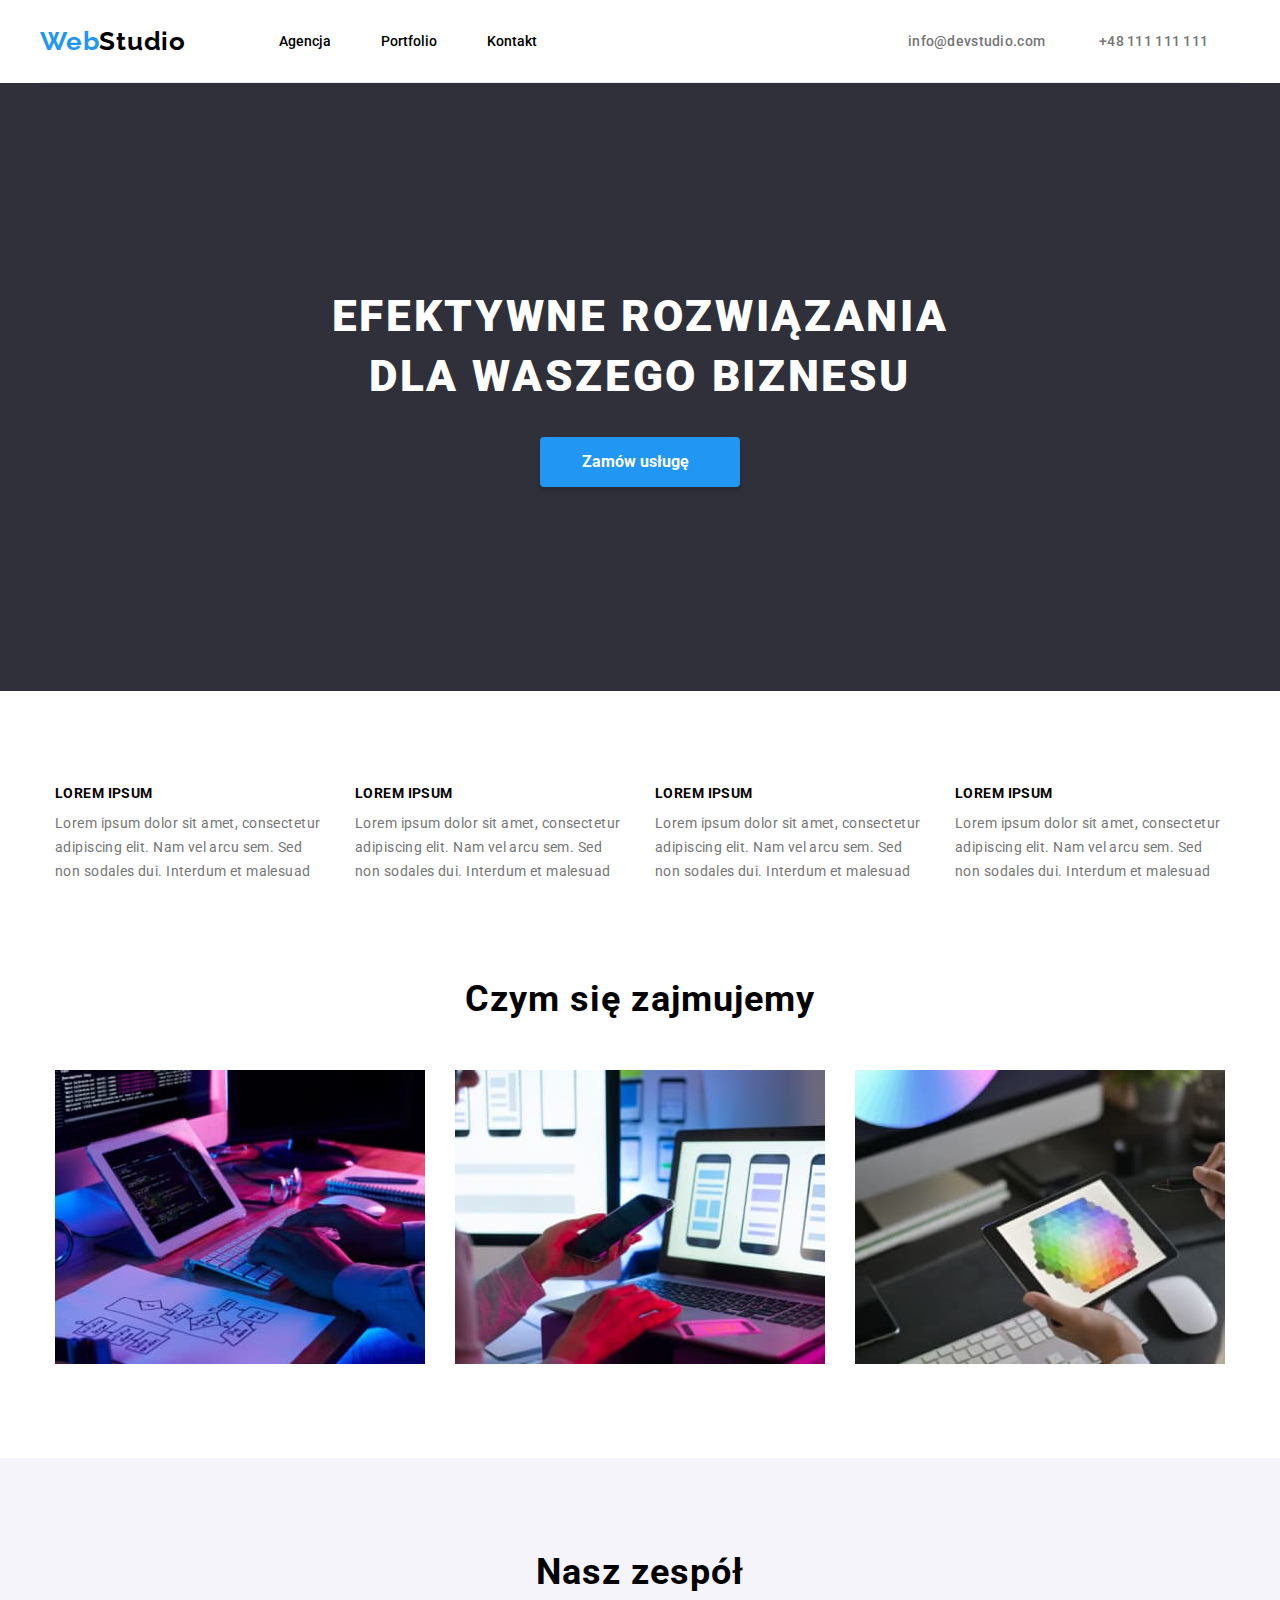
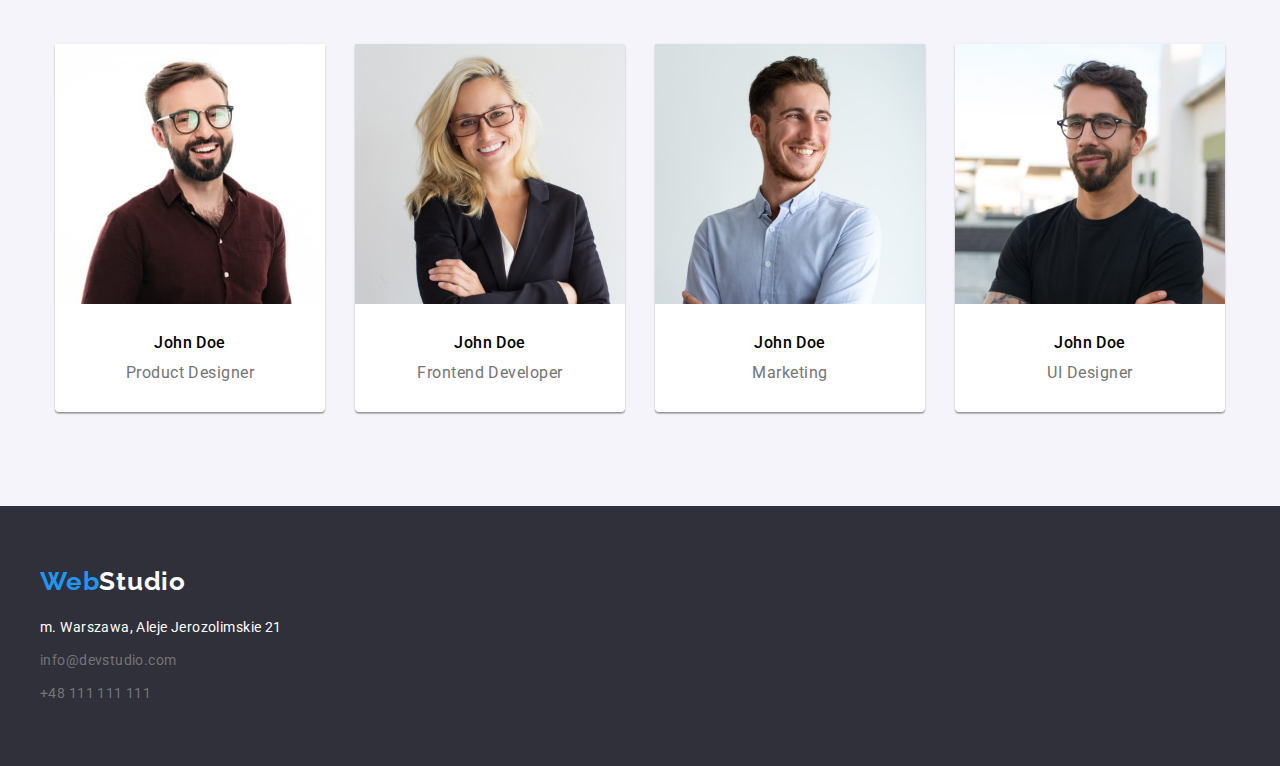
<file: index.html>
<!DOCTYPE html>
<html lang="pl">
  <head>
    <link
      rel="stylesheet"
      href="https://cdnjs.cloudflare.com/ajax/libs/modern-normalize/1.0.0/modern-normalize.min.css"
    />
    <link rel="stylesheet" type="text/css" href="css/styles.css" />
    <link rel="preconnect" href="https://fonts.googleapis.com" />
    <link rel="preconnect" href="https://fonts.gstatic.com" crossorigin />
    <link
      href="https://fonts.googleapis.com/css2?family=Raleway:wght@700&family=Roboto:wght@400;500;700;900&display=swap"
      rel="stylesheet"
    />
    <meta charset="UTF-8" />
    <meta http-equiv="X-UA-Compatible" content="IE=edge" />
    <meta name="viewport" content="width=device-width, initial-scale=1.0" />
    <title>Studio</title>
  </head>

  <body>
    <!--Header-->
    <header id="header" class="logo">
      <div class="container container-top">
        <a class="link-logo" href="#"><span class="logo-header-begin">Web</span>Studio</a>
        <nav class="nav-list">
          <ul>
            <li><a class="link" href="#header">Agencja</a></li>
            <li><a class="link" href="portfolio.html">Portfolio</a></li>
            <li><a class="link" href="#footer">Kontakt</a></li>
          </ul>
        </nav>
        <ul class="header-contact">
          <li><a class="link-start" href="mailto:info@devstudio.com">info@devstudio.com</a></li>
          <li><a class="link-start" href="tel:+48-111-111-111">+48 111 111 111</a></li>
        </ul>
      </div>
    </header>

    <main id="main">
      <!--Hero-->
      <section class="section solutions-bg">
        <div class="solutions container">
          <h1>EFEKTYWNE ROZWIĄZANIA <span style="display: block">DLA WASZEGO BIZNESU</span></h1>
          <button type="button">Zamów usługę</button>
        </div>
      </section>
      <!--Lorem-->
      <section class="section">
      <div class="container container-lorem">
        <ul class="lorem-showcase">
          <li class="lorem-box">
            <h3 class="lorem">LOREM IPSUM</h3>
            <p class="paragraph">
              Lorem ipsum dolor sit amet, consectetur adipiscing elit. Nam vel arcu sem. Sed non
              sodales dui. Interdum et malesuad
            </p>
          </li>
          <li class="lorem-box">
            <h3 class="lorem">LOREM IPSUM</h3>
            <p class="paragraph">
              Lorem ipsum dolor sit amet, consectetur adipiscing elit. Nam vel arcu sem. Sed non
              sodales dui. Interdum et malesuad
            </p>
          </li>
          <li class="lorem-box">
            <h3 class="lorem">LOREM IPSUM</h3>
            <p class="paragraph">
              Lorem ipsum dolor sit amet, consectetur adipiscing elit. Nam vel arcu sem. Sed non
              sodales dui. Interdum et malesuad
            </p>
          </li>
          <li class="lorem-box">
            <h3 class="lorem">LOREM IPSUM</h3>
            <p class="paragraph">
              Lorem ipsum dolor sit amet, consectetur adipiscing elit. Nam vel arcu sem. Sed non
              sodales dui. Interdum et malesuad
            </p>
          </li>
        </ul>
      </div>
</section>
      <!--Oferta-->
      <section class="section section-what">
        <h2 class="offer-main">Czym się zajmujemy</h2>
        <div class="container container-offer">
          <ul class="offer-list">
            <li>
              <img
                src="images/work/work1.jpg"
                alt="Programista piszący kod"
                width="370"
                height="294"
              />
            </li>
            <li>
              <img
                src="images/work/work2.jpg"
                alt="Programista używający telefonu i laptopa"
                width="370"
                height="294"
              />
            </li>
            <li>
              <img
                src="images/work/work3.jpg"
                alt="Developer pracujący na tablecie z paletą kolorów"
                width="370"
                height="294"
              />
            </li>
          </ul>
        </div>
      </section>

      <!--Zespół-->
      <section class="section team">
        <div class="container container-team">
          <h2 class="header-2">Nasz zespół</h2>
          <ul class="people">
            <li class="box">
              <figure>
                <img src="images/team/team1.jpg" alt="Product designer" width="270" height="260" />
                <figcaption class="team-description">
                  <h3>John Doe</h3>
                  <p>Product Designer</p>
                </figcaption>
              </figure>
            </li>
            <li class="box">
              <figure>
                <img
                  src="images/team/team2.jpg"
                  alt="Frontend Developer"
                  width="270"
                  height="260"
                />
                <figcaption class="team-description">
                  <h3>John Doe</h3>
                  <p>Frontend Developer</p>
                </figcaption>
              </figure>
            </li>
            <li class="box">
              <figure>
                <img
                  src="images/team/team3.jpg"
                  alt="Osoba odpowiedzialna za marketing"
                  width="270"
                  height="260"
                />
                <figcaption class="team-description">
                  <h3>John Doe</h3>
                  <p>Marketing</p>
                </figcaption>
              </figure>
            </li>
            <li class="box">
              <figure>
                <img src="images/team/team4.jpg" alt="UI Designer" width="270" height="260" />
                <figcaption class="team-description">
                  <h3>John Doe</h3>
                  <p>UI Designer</p>
                </figcaption>
              </figure>
            </li>
          </ul>
        </div>
      </section>
    </main>

    <!--Footer-->
    <footer id="footer" class="contact">
      <div class="container container-footer">
        <a class="link" href="#">Web<span>Studio</span></a>
        <address>
          <ul>
            <li>m. Warszawa, Aleje Jerozolimskie 21</li>
            <li>
              <a class="link-footer" href="mailto:info@devstudio.com">info@devstudio.com</a>
            </li>
            <li><a class="link-footer" href="tel:+48-111-111-111">+48 111 111 111</a></li>
          </ul>
        </address>
      </div>
    </footer>
  </body>
</html>
</file>
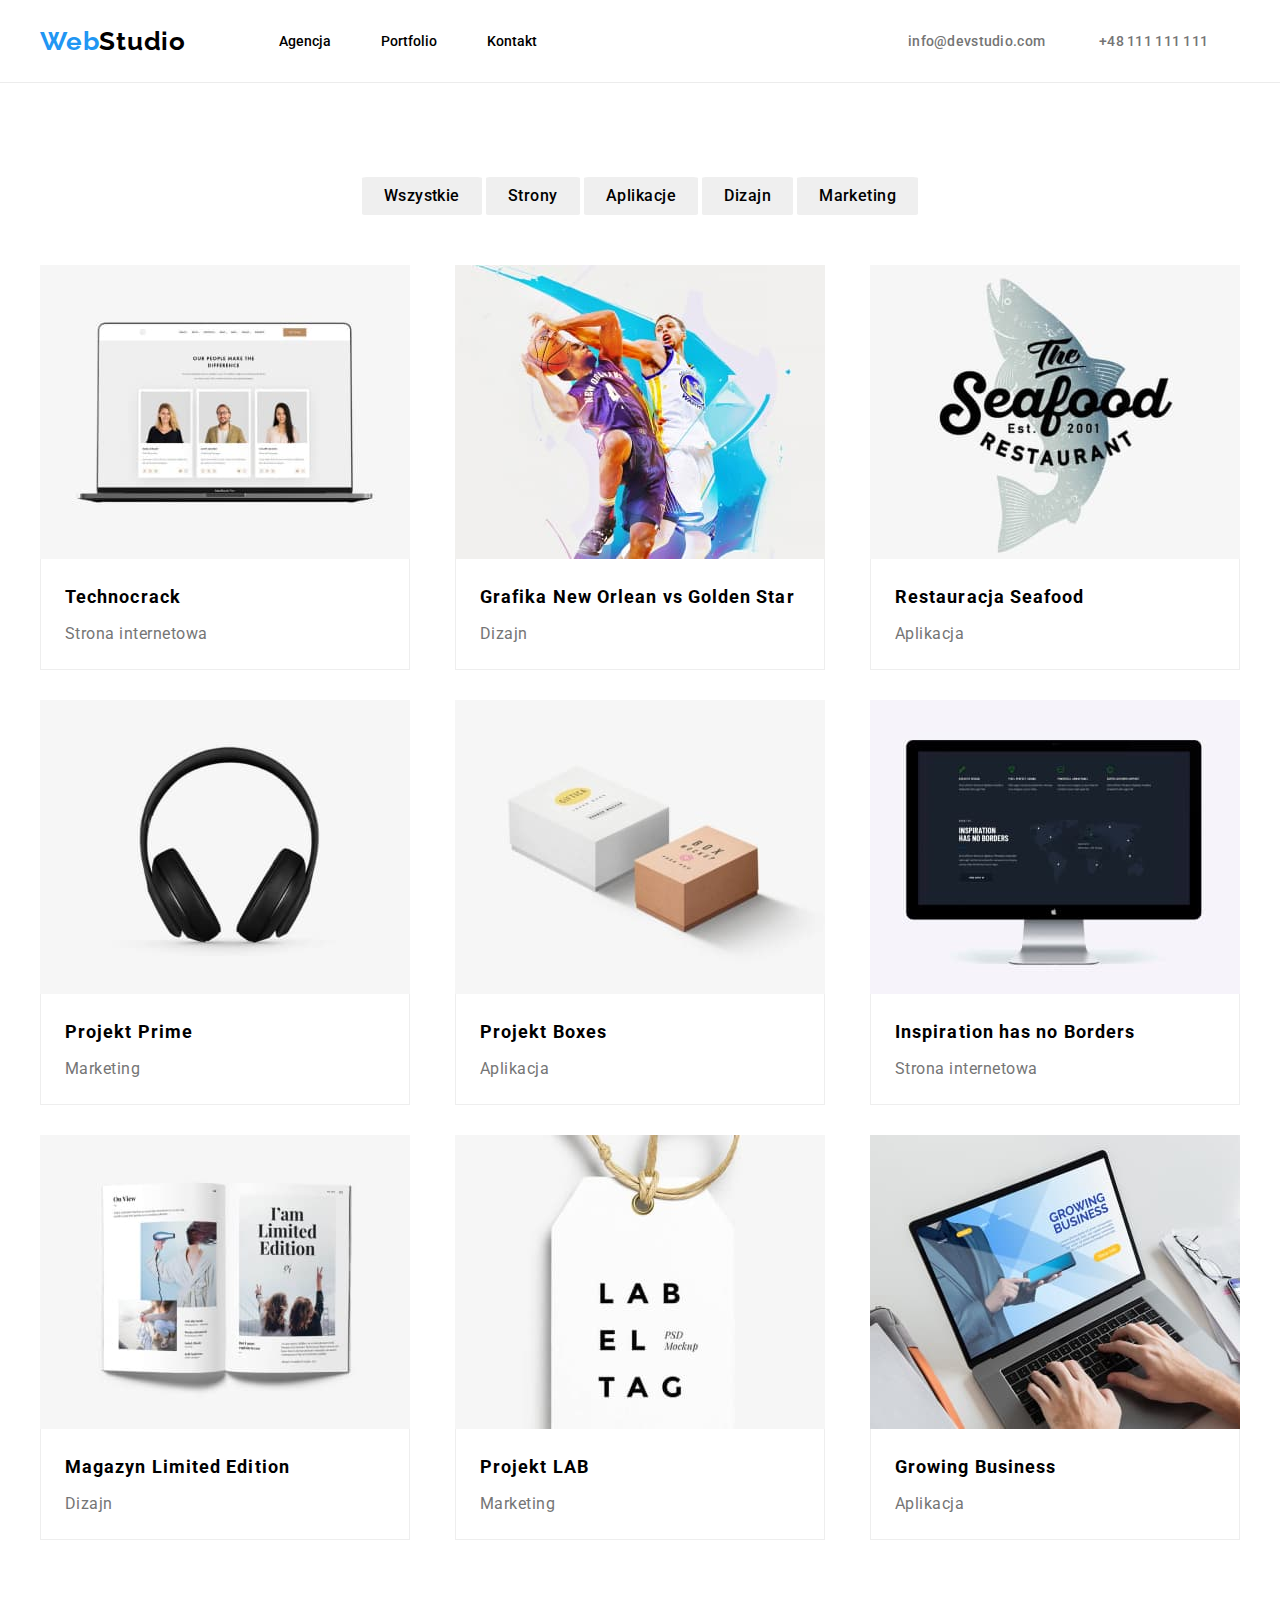
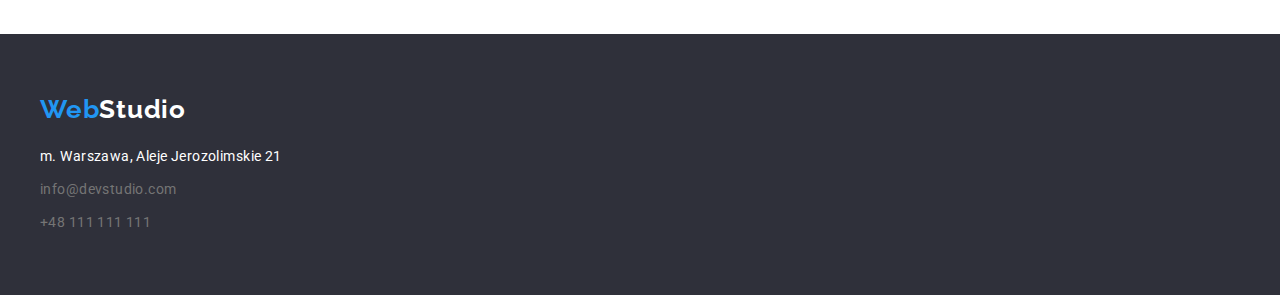
<file: portfolio.html>
<!DOCTYPE html>
<html lang="pl">
  <head>
    <link
    rel="stylesheet"
    href="https://cdnjs.cloudflare.com/ajax/libs/modern-normalize/1.0.0/modern-normalize.min.css"
  />
    <link rel="stylesheet" type="text/css" href="css/styles.css" />
    <link rel="preconnect" href="https://fonts.googleapis.com" />
    <link rel="preconnect" href="https://fonts.gstatic.com" crossorigin />
    <link
      href="https://fonts.googleapis.com/css2?family=Raleway:wght@700&family=Roboto:wght@400;500;700;900&display=swap"
      rel="stylesheet"
    />
    <meta charset="UTF-8" />
    <meta http-equiv="X-UA-Compatible" content="IE=edge" />
    <meta name="viewport" content="width=device-width, initial-scale=1.0" />
    <title>Portfolio</title>
  </head>
  <body>
    <!--Header-->
      <header id="header" class="logo-portfolio">
    <div class="container container-top">
        <a class="link-logo" href="#"><span class="logo-header-begin">Web</span>Studio</a>
        <nav class="nav-list">
          <ul>
            <li><a class="link" href="index.html">Agencja</a></li>
            <li><a class="link" href="#main">Portfolio</a></li>
            <li><a class="link" href="#footer">Kontakt</a></li>
          </ul>
        </nav>
        <ul class="header-contact">
          <li><a class="link-start" href="mailto:info@devstudio.com">info@devstudio.com</a></li>
          <li><a class="link-start" href="tel:+48-111-111-111">+48 111 111 111</a></li>
        </ul>
        </div>
      </header>
    <main>
      <section class="section">
      <!--Buttons-->
      <div>
        <ul class="offer-nav">
          <li><button>Wszystkie</button></li>
          <li><button>Strony</button></li>
          <li><button>Aplikacje</button></li>
          <li><button>Dizajn</button></li>
          <li><button>Marketing</button></li>
        </ul>
      </div>
<!--Slides-->
      
        <div class="container container-portfolio">
        <ul class="offer-portfolio">
          <li class="box-portfolio">
            <figure>
              <img
                src="images/portfolio/img-8.jpg"
                alt="Otwarty laptop ze stroną internetową"
                width="370"
                height="294"
              />
              <figcaption>
                <h3>Technocrack</h3>
                <p>Strona internetowa</p>
              </figcaption>
            </figure>
          </li>
          <li class="box-portfolio">
            <figure>
              <img
                src="images/portfolio/img-7.jpg"
                alt="Gra w koszykówkę między dwoma graczami"
                width="370"
                height="294"
              />
              <figcaption>
                <h3>Grafika New Orlean vs Golden Star</h3>
                <p>Dizajn</p>
              </figcaption>
            </figure>
          </li>
          <li class="box-portfolio">
            <figure>
              <img
                src="images/portfolio/img-6.jpg"
                alt="Logo restauracji"
                width="370"
                height="294"
              />
              <figcaption>
                <h3>Restauracja Seafood</h3>
                <p>Aplikacja</p>
              </figcaption>
            </figure>
          </li>
          <li class="box-portfolio">
            <figure>
              <img src="images/portfolio/img-5.jpg" alt="Słuchawki" width="370" height="294" />
              <figcaption>
                <h3>Projekt Prime</h3>
                <p>Marketing</p>
              </figcaption>
            </figure>
          </li>
          <li class="box-portfolio">
            <figure>
              <img
                src="images/portfolio/img-4.jpg"
                alt="Dwa pudełka kartonowe"
                width="370"
                height="294"
              />
              <figcaption>
                <h3>Projekt Boxes</h3>
                <p>Aplikacja</p>
              </figcaption>
            </figure>
          </li>
          <li class="box-portfolio">
            <figure>
              <img
                src="images/portfolio/img-3.jpg"
                alt="Monitor ze stroną internetową"
                width="370"
                height="294"
              />
              <figcaption>
                <h3>Inspiration has no Borders</h3>
                <p>Strona internetowa</p>
              </figcaption>
            </figure>
          </li>
          <li class="box-portfolio">
            <figure>
              <img
                src="images/portfolio/img-2.jpg"
                alt="Otwarta książka"
                width="370"
                height="294"
              />
              <figcaption>
                <h3>Magazyn Limited Edition</h3>
                <p>Dizajn</p>
              </figcaption>
            </figure>
          </li>
          <li class="box-portfolio">
            <figure>
              <img src="images/portfolio/img-1.jpg" alt="Metka produktu" width="370" height="294" />
              <figcaption>
                <h3>Projekt LAB</h3>
                <p>Marketing</p>
              </figcaption>
            </figure>
          </li>
          <li class="box-portfolio">
            <figure>
              <img
                src="images/portfolio/img.jpg"
                alt="Osoba korzystająca z laptopa"
                width="370"
                height="294"
              />
              <figcaption>
                <h3>Growing Business</h3>
                <p>Aplikacja</p>
              </figcaption>
            </figure>
          </li>
        </ul>
        </div>
      </section>
    </main>
    <!--Footer-->

  <footer id="footer" class="contact">
      <div class="container container-footer">
          <a class="link" href="#">Web<span>Studio</span></a>
          <address>
            <ul>
              <li>m. Warszawa, Aleje Jerozolimskie 21</li>
              <li>
                <a class="link-footer" href="mailto:info@devstudio.com">info@devstudio.com</a>
              </li>
              <li><a class="link-footer" href="tel:+48-111-111-111">+48 111 111 111</a></li>
            </ul>
          </address>
      </div>
    </footer>
  </body>
</html>
</file>
<file: css/styles.css>
:root {
  --brand-color: #2196f3;
  --background-color: #2f303a;
  --logo-footer-color: #ffffff;
  --black-color: #000;
  --grey-color: #757575;
  --border-header-color: #ececec;
  --team-bg-color: #f5f4fa;
  --slides-background-color: #eeeeee;
}
*,
*::before,
*::after {
  margin: 0;
  box-sizing: border-box;
}
img {
  vertical-align: middle;
}
body {
  font-family: 'Roboto', sans-serif;
  color: var(--black-color);
}
ul {
  list-style-type: none;
  padding: 0px;
}
h1 {
  text-align: center;
  letter-spacing: 0.06em;
  color: var(--logo-footer-color);
  font-weight: 900;
  font-size: 44px;
  line-height: 1.363;
  margin: 0px 0px 15px 0px;
}
.section {
  padding: 94px 0px 94px 0px;
}
.section-what {
  padding-top:0px;
}
.container {
  width: 1200px;
  margin: 0 auto;
}
.container-top {
  margin: 0 auto;
}
.container-lorem {
  margin: 0 auto;
}
.container-offer {
  margin: 0 auto;
}
.container-footer {
  display: flex;
  flex-direction: column;
  margin: 0 auto;
}
.container-portfolio {
  margin: 0 auto;
}
.logo .container {
  display: flex;
  align-items: center;
  align-content: center;
  border-bottom: 1px solid var(--border-header-color);
}
.logo-portfolio .container {
  display: flex;
  align-items: center;
  align-content: center;
}
.logo-portfolio {
  border-bottom: 1px solid var(--border-header-color);
}
.container .link-logo {
  margin: 24px 0px 24px 0px;
}
.nav-list {
  margin: 32px 0px 32px 93px;
}
.nav-list ul {
  padding: 0px;
}
.nav-list li {
  display: inline;
}
.nav-list li:nth-child(2) {
  margin: 0px 46px 0px 46px;
}
.header-contact {
  margin: 0px 0px 0px 371px;
}
.header-contact li {
  display: inline;
}
.header-contact li:first-child {
  margin: 0px 25px 0px 0px;
}
.header-contact li:last-child {
  margin: 0px 0px 0px 25px;
}
.contact address {
  color: var(--logo-footer-color);
  font-size: 14px;
  line-height: 1.714;
}
.offer-nav button {
  padding: 6px 22px 6px 22px;
  border-style: none;
  border-radius: 4%;
  text-align: center;
  letter-spacing: 0.03em;
  font-weight: 500;
  font-size: 16px;
  line-height: 1.625;
}
.offer-nav button:hover,
.offer-nav button:focus {
  background-color: var(--brand-color);
  color: var(--logo-footer-color);
  cursor: pointer;
  letter-spacing: 0.03em;
  font-weight: 500;
  font-size: 16px;
  line-height: 1.625;
  box-shadow: 0px 3px 1px rgba(0, 0, 0, 0.1), 0px 1px 2px rgba(0, 0, 0, 0.08),
    0px 2px 2px rgba(0, 0, 0, 0.12);
  border-radius: 4px;
}
.offer-nav {
  display: flex;
  justify-content: center;
  padding-bottom: 50px;
  gap: 4px;
}
.link {
  color: inherit;
  text-decoration: none;
  font-weight: 500;
  font-size: 14px;
  line-height: 1.172;
}
.link-logo {
  color: inherit;
  text-decoration: none;
  font-weight: 700;
  font-size: 26px;
  line-height: 1.173;
  font-family: Raleway;
  letter-spacing: 0.03em;
}

.link-logo > span {
  color: var(--brand-color);
  font-weight: 700;
  font-size: 26px;
  line-height: 1.173;
  font-family: Raleway;
  letter-spacing: 0.03em;
}
.link:hover,
.link:focus {
  color: var(--brand-color);
  filter: drop-shadow(0px 4px 4px rgba(0, 0, 0, 0.25));
}
.link-start {
  color: var(--grey-color);
  text-decoration: none;
  font-weight: 500;
  font-size: 14px;
  line-height: 1.172;
  letter-spacing: 0.02em;
}
.link-start:hover,
.link-start:focus {
  color: var(--brand-color);
}
.link-footer {
  color: var(--grey-color);
  text-decoration: none;
}
.link-footer:hover,
.link-footer:focus {
  color: var(--brand-color);
}
.solutions {
  display: flex;
  flex-direction: column;
  align-items: center;
  padding: 110px 0px;
}
.solutions-bg {
  background-color: var(--background-color);
}
.solutions button {
  background-color: var(--brand-color);
  color: var(--logo-footer-color);
  padding: 10px 41px 10px 42px;
  width: 200px;
  font-family: Roboto;
  font-style: normal;
  font-weight: 700;
  font-size: 16px;
  line-height: 1.875;
  border: 0px;
  box-shadow: 0px 4px 4px rgba(0, 0, 0, 0.15);
  border-radius: 4px;
  display: flex;
  align-items: center;
  text-align: center;
  margin: 15px 0px 0px 0px;
}
.solutions button:hover {
  cursor: pointer;
}
.offer-main {
  font-weight: 700;
  font-size: 36px;
  line-height: 1.171;
  text-align: center;
  font-style: normal;
  margin: 0 auto;
  letter-spacing: 0.03em;
  width: 353px;
  padding-bottom: 25px;
}
.offer-list {
  display: flex;
  flex-direction: row;
  justify-content: space-between;
  padding: 25px 15px 0px 15px;
  gap: 30px;
}
.lorem-showcase {
  display: flex;
  justify-content: center;
  padding: 0px 15px 0px 15px;
  gap: 30px;
}
.lorem {
  font-weight: 700;
  font-size: 14px;
  line-height: 1.171;
  letter-spacing: 0.03em;
  text-transform: uppercase;
  padding-bottom: 10px;
}
.lorem-box {
  width: 270px;
}
.paragraph {
  font-size: 14px;
  line-height: 1.714;
  letter-spacing: 0.03em;
  color: var(--grey-color);
}
.team {
  display: flex;
  background-color: var(--team-bg-color);
}
.team > .container {
  margin: 0 auto;
}
.header-2 {
  font-weight: 700;
  font-size: 36px;
  line-height: 1.166;
  text-align: center;
  letter-spacing: 0.03em;
  padding-bottom: 50px;
}
.people {
  display: flex;
  flex-direction: row;
  justify-content: space-between;
  padding-inline: 15px;
  gap: 30px;
}
.box {
  background-color: var(--logo-footer-color);
  display: box;
  text-align: center;
  width: 270px;

  box-shadow: 0px 1px 3px rgba(0, 0, 0, 0.12), 0px 1px 1px rgba(0, 0, 0, 0.14),
    0px 2px 1px rgba(0, 0, 0, 0.2);
  border-radius: 0px 0px 4px 4px;
}

.box h3 {
  font-weight: 500;
  font-size: 16px;
  line-height: 1.171;
  letter-spacing: 0.03em;
  text-align: center;
  padding-top: 30px;
  padding-bottom: 5px;
}
.box p {
  color: var(--grey-color);
  font-size: 16px;
  line-height: 1.187;
  text-align: center;
  letter-spacing: 0.03em;
  padding-top: 5px;
  padding-bottom: 30px;
}
.offer-portfolio {
  display: flex;
  flex-wrap: wrap;
  justify-content: space-between;
  row-gap: 30px;
  column-gap: 30px;
}
.box-portfolio {
  width: 370px;
}
.box-portfolio figcaption {
  border-right: 1px solid var(--slides-background-color);
  border-bottom: 1px solid var(--slides-background-color);
  border-left: 1px solid var(--slides-background-color);
}
.box-portfolio h3 {
  font-weight: 700;
  font-size: 18px;
  line-height: 2;
  letter-spacing: 0.06em;
  padding: 20px 0px 2px 24px;
}
.box-portfolio p {
  color: var(--grey-color);
  font-size: 16px;
  line-height: 1.875;
  letter-spacing: 0.03em;
  padding: 2px 0px 20px 24px;
}
.contact {
  background-color: var(--background-color);
}
.contact address {
  padding: 10px 0px 60px 0px;
}
.contact li {
  color: var(--logo-footer-color);
  font-style: normal;
  font-size: 14px;
  letter-spacing: 0.03em;
  line-height: 1.714;
}
.contact li:nth-child(1) {
  padding-bottom: 4.5px;
}
.contact li:nth-child(2) {
  padding-top: 4.5px;
  padding-bottom: 4.5px;
}
.contact li:nth-child(3) {
  padding-top: 4.5px;
}
.contact .link {
  color: var(--brand-color);
  font-weight: 700;
  font-size: 26px;
  line-height: 1.173;
  font-family: Raleway;
  letter-spacing: 0.03em;
  padding-bottom: 10px;
  padding-top: 60px;
  width: 143px;
}
.contact span {
  color: var(--logo-footer-color);
  font-weight: 700;
  font-size: 26px;
  line-height: 1.173;
  letter-spacing: 0.03em;
  font-family: Raleway;
}
</file>
